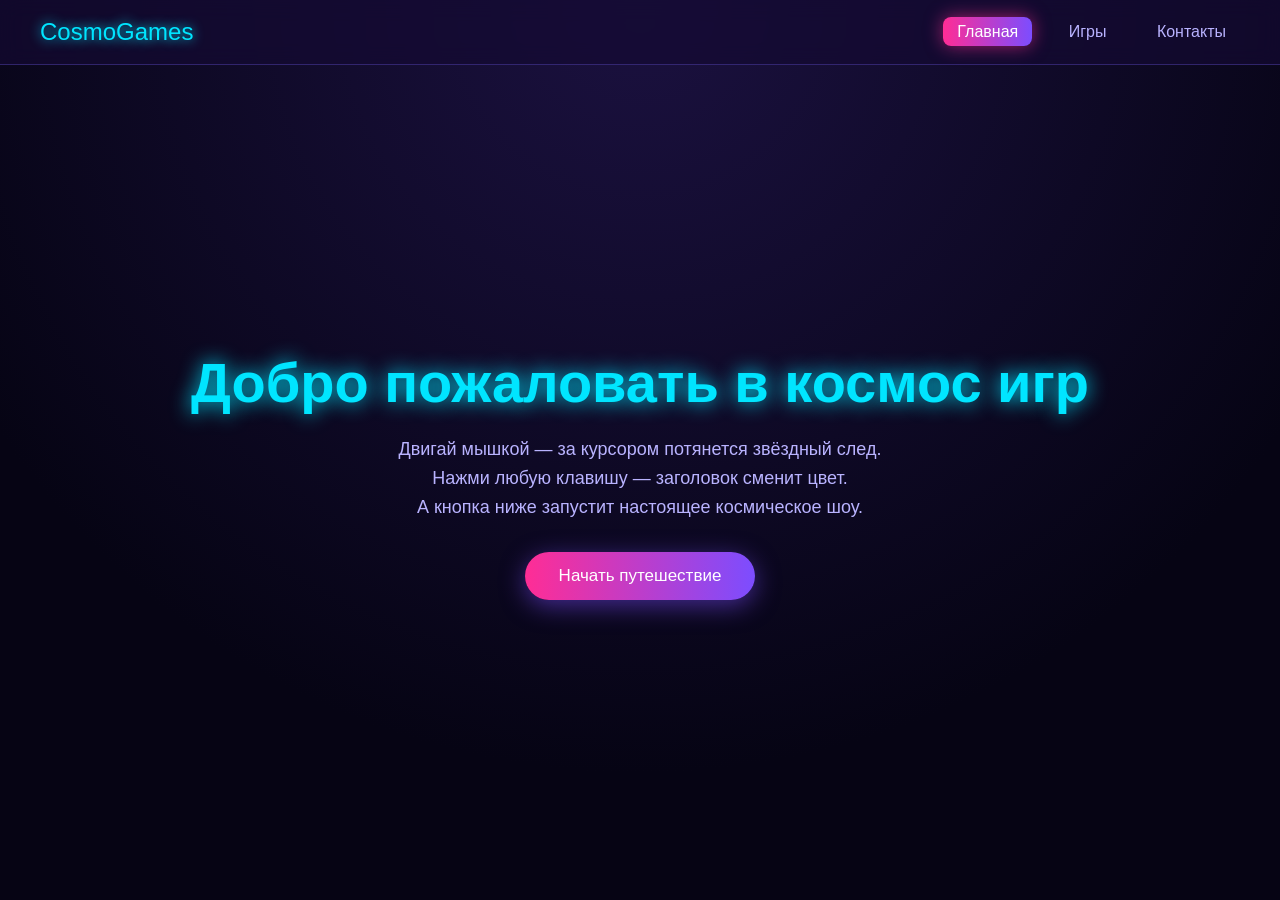
<file: index.html>
<!DOCTYPE html>
<html lang="ru">
<head>
<meta charset="UTF-8">
<meta name="viewport" content="width=device-width, initial-scale=1.0">
<title>CosmoGames — Главная</title>
<link rel="stylesheet" href="style.css">
</head>
<body data-page="home">
<header>
    <div class="logo">CosmoGames</div>
    <nav>
        <a href="index.html" class="active">Главная</a>
        <a href="games.html">Игры</a>
        <a href="contact.html">Контакты</a>
    </nav>
</header>
<main>
    <section class="hero">
        <h1 id="hero-title">Добро пожаловать в космос игр</h1>
        <p>
            Двигай мышкой — за курсором потянется звёздный след.<br>
            Нажми любую клавишу — заголовок сменит цвет.<br>
            А кнопка ниже запустит настоящее космическое шоу.
        </p>
        <button id="startBtn">Начать путешествие</button>
    </section>
</main>
<script src="script.js"></script>
</body>
</html>
</file>
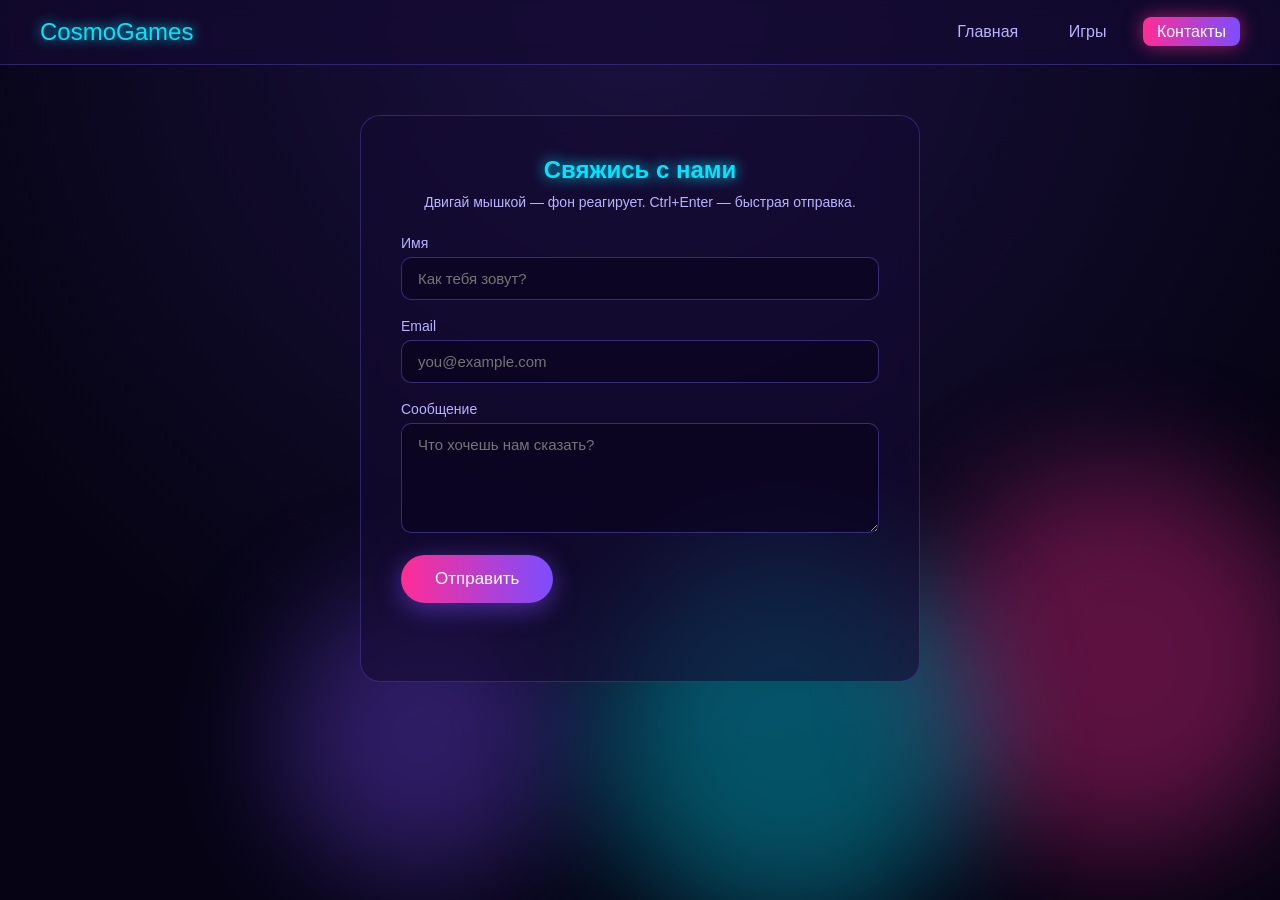
<file: contact.html>
<!DOCTYPE html>
<html lang="ru">
<head>
<meta charset="UTF-8">
<meta name="viewport" content="width=device-width, initial-scale=1.0">
<title>CosmoGames — Контакты</title>
<link rel="stylesheet" href="style.css">
</head>
<body data-page="contact">
<header>
    <div class="logo">CosmoGames</div>
    <nav>
        <a href="index.html">Главная</a>
        <a href="games.html">Игры</a>
        <a href="contact.html" class="active">Контакты</a>
    </nav>
</header>
<main>
    <div class="contact-wrap">
        <h2>Свяжись с нами</h2>
        <p class="subtitle">Двигай мышкой — фон реагирует. Ctrl+Enter — быстрая отправка.</p>

        <form id="contactForm" novalidate>
            <div class="field">
                <label for="name">Имя</label>
                <input type="text" id="name" placeholder="Как тебя зовут?">
            </div>
            <div class="field">
                <label for="email">Email</label>
                <input type="email" id="email" placeholder="you@example.com">
            </div>
            <div class="field">
                <label for="message">Сообщение</label>
                <textarea id="message" placeholder="Что хочешь нам сказать?"></textarea>
            </div>
            <button type="submit">Отправить</button>
            <div id="formMsg" class="form-msg"></div>
        </form>
    </div>
</main>
<script src="script.js"></script>
</body>
</html>
</file>
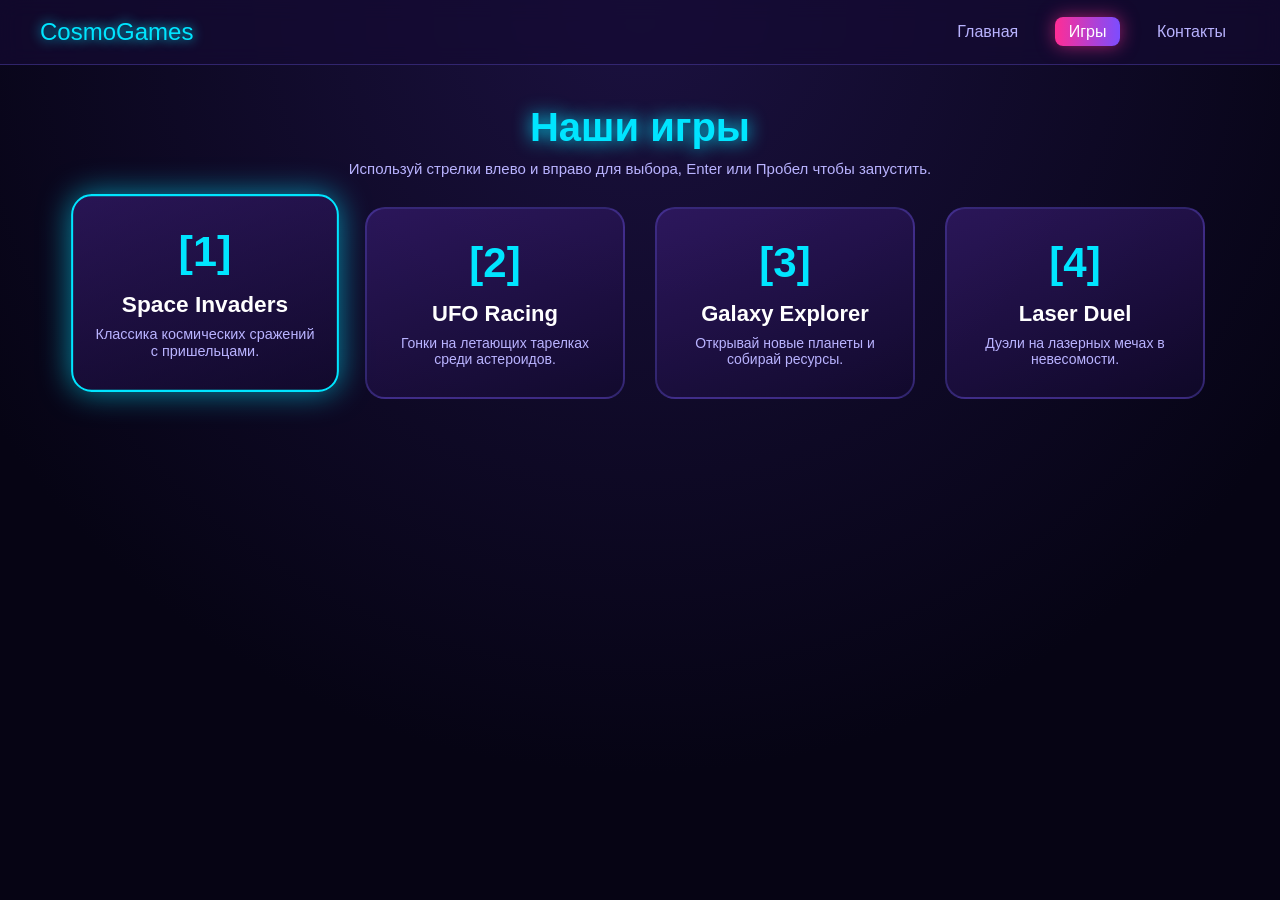
<file: games.html>
<!DOCTYPE html>
<html lang="ru">
<head>
<meta charset="UTF-8">
<meta name="viewport" content="width=device-width, initial-scale=1.0">
<title>CosmoGames — Игры</title>
<link rel="stylesheet" href="style.css">
</head>
<body data-page="games">
<header>
    <div class="logo">CosmoGames</div>
    <nav>
        <a href="index.html">Главная</a>
        <a href="games.html" class="active">Игры</a>
        <a href="contact.html">Контакты</a>
    </nav>
</header>
<main>
    <h2 class="games-title">Наши игры</h2>
    <p class="hint">Используй стрелки влево и вправо для выбора, Enter или Пробел чтобы запустить.</p>
    <div class="games-list">
        <div class="card">
            <span class="icon">[1]</span>
            <h3>Space Invaders</h3>
            <p>Классика космических сражений с пришельцами.</p>
        </div>
        <div class="card">
            <span class="icon">[2]</span>
            <h3>UFO Racing</h3>
            <p>Гонки на летающих тарелках среди астероидов.</p>
        </div>
        <div class="card">
            <span class="icon">[3]</span>
            <h3>Galaxy Explorer</h3>
            <p>Открывай новые планеты и собирай ресурсы.</p>
        </div>
        <div class="card">
            <span class="icon">[4]</span>
            <h3>Laser Duel</h3>
            <p>Дуэли на лазерных мечах в невесомости.</p>
        </div>
    </div>
</main>
<script src="script.js"></script>
</body>
</html>
</file>
<file: style.css>
* {
    margin: 0;
    padding: 0;
    box-sizing: border-box;
}
body {
    font-family: 'Segoe UI', Tahoma, sans-serif;
    background: radial-gradient(circle at 50% 0%, #1b1140 0%, #060414 70%);
    background-attachment: fixed;
    color: #e6e6ff;
    min-height: 100vh;
    overflow-x: hidden;
    opacity: 0;
    transition: opacity 0.6s;
}
body.loaded { opacity: 1; }
header {
    display: flex;
    justify-content: space-between;
    align-items: center;
    padding: 18px 40px;
    background: rgba(20, 10, 50, 0.7);
    border-bottom: 1px solid rgba(120, 100, 255, 0.3);
    position: sticky;
    top: 0;
    z-index: 10;
    backdrop-filter: blur(10px);
}
.logo {
    font-size: 24px;
    color: #00e5ff;
    text-shadow: 0 0 12px #00e5ff;
}
nav a {
    color: #b9b3ff;
    text-decoration: none;
    margin-left: 18px;
    font-size: 16px;
    padding: 6px 14px;
    border-radius: 8px;
    transition: all 0.3s;
}
nav a:hover {
    color: #fff;
    background: rgba(120, 100, 255, 0.25);
    transform: translateY(-2px);
}
nav a.active {
    color: #fff;
    background: linear-gradient(90deg, #ff2d95, #7c4dff);
    box-shadow: 0 0 18px rgba(255, 45, 149, 0.6);
}
.hero {
    min-height: calc(100vh - 80px);
    display: flex;
    flex-direction: column;
    justify-content: center;
    align-items: center;
    text-align: center;
    padding: 40px 20px;
}
#hero-title {
    font-size: 56px;
    margin-bottom: 20px;
    color: #00e5ff;
    text-shadow: 0 0 20px currentColor;
    transition: color 0.4s;
}
#hero-title.pop { animation: pop 0.5s ease-out; }
@keyframes pop {
    0%   { transform: scale(1); }
    50%  { transform: scale(1.12) rotate(-2deg); }
    100% { transform: scale(1); }
}
.hero p {
    font-size: 18px;
    color: #b9b3ff;
    margin-bottom: 30px;
    max-width: 620px;
    line-height: 1.6;
}
button {
    padding: 14px 34px;
    font-size: 17px;
    border: none;
    border-radius: 30px;
    cursor: pointer;
    color: #fff;
    background: linear-gradient(90deg, #ff2d95, #7c4dff);
    box-shadow: 0 6px 24px rgba(124, 77, 255, 0.5);
    transition: transform 0.2s, box-shadow 0.2s;
}
button:hover {
    transform: translateY(-3px) scale(1.05);
    box-shadow: 0 10px 30px rgba(255, 45, 149, 0.6);
}
button:active { transform: scale(0.97); }
.particle-box {
    position: fixed;
    top: 0; left: 0; right: 0; bottom: 0;
    pointer-events: none;
    z-index: 5;
}
.particle {
    position: absolute;
    width: 8px;
    height: 8px;
    border-radius: 50%;
    animation: particleFade 1s ease-out forwards;
}
@keyframes particleFade {
    from {
        opacity: 1;
        transform: translate(-50%, -50%) scale(1);
    }
    to {
        opacity: 0;
        transform: translate(calc(-50% + var(--dx, 0px)),
                           calc(-50% + var(--dy, 0px))) scale(0.2);
    }
}
.games-title {
    text-align: center;
    font-size: 40px;
    margin: 40px 0 10px;
    color: #00e5ff;
    text-shadow: 0 0 18px #00e5ff;
}
.hint {
    text-align: center;
    color: #b9b3ff;
    margin-bottom: 30px;
    font-size: 15px;
}
.games-list {
    display: flex;
    justify-content: center;
    gap: 30px;
    flex-wrap: wrap;
    padding: 0 40px 60px;
}
.card {
    width: 260px;
    padding: 30px 20px;
    border-radius: 20px;
    background: linear-gradient(160deg, rgba(60, 30, 120, 0.6), rgba(20, 10, 50, 0.6));
    border: 2px solid rgba(120, 100, 255, 0.3);
    text-align: center;
    cursor: pointer;
    transition: all 0.35s ease;
    position: relative;
    overflow: hidden;
}
.card .icon {
    font-size: 42px;
    font-weight: bold;
    color: #00e5ff;
    display: block;
    margin-bottom: 14px;
    transition: transform 0.35s, color 0.35s;
}
.card h3 {
    font-size: 22px;
    margin-bottom: 8px;
    color: #fff;
}
.card p {
    font-size: 14px;
    color: #b9b3ff;
}

.card:hover {
    transform: translateY(-10px) rotate(-1deg);
    border-color: #ff2d95;
    box-shadow: 0 20px 40px rgba(255, 45, 149, 0.35);
}
.card:hover .icon {
    transform: scale(1.2) rotate(10deg);
    color: #ff2d95;
}

.card.active {
    border-color: #00e5ff;
    box-shadow: 0 0 30px rgba(0, 229, 255, 0.6);
    transform: translateY(-10px) scale(1.03);
}
.card.launch .icon {
    animation: launch 0.8s ease-in-out;
}
@keyframes launch {
    0%   { transform: translateY(0) scale(1); }
    40%  { transform: translateY(-30px) scale(1.3); }
    100% { transform: translateY(0) scale(1); }
}
.contact-wrap {
    max-width: 560px;
    margin: 50px auto;
    padding: 40px;
    background: rgba(20, 10, 50, 0.6);
    border: 1px solid rgba(120, 100, 255, 0.3);
    border-radius: 20px;
    backdrop-filter: blur(10px);
    position: relative;
    z-index: 2;
}
.contact-wrap h2 {
    text-align: center;
    margin-bottom: 10px;
    color: #00e5ff;
    text-shadow: 0 0 14px #00e5ff;
}
.contact-wrap .subtitle {
    text-align: center;
    color: #b9b3ff;
    font-size: 14px;
    margin-bottom: 25px;
}
.field { margin-bottom: 18px; }
.field label {
    display: block;
    margin-bottom: 6px;
    color: #b9b3ff;
    font-size: 14px;
}
.field input,
.field textarea {
    width: 100%;
    padding: 12px 16px;
    border-radius: 10px;
    border: 1px solid rgba(120, 100, 255, 0.4);
    background: rgba(10, 5, 30, 0.7);
    color: #fff;
    font-size: 15px;
    font-family: inherit;
    outline: none;
    transition: border-color 0.3s, box-shadow 0.3s;
}
.field input:focus,
.field textarea:focus {
    border-color: #00e5ff;
    box-shadow: 0 0 14px rgba(0, 229, 255, 0.5);
}
.field textarea {
    min-height: 110px;
    resize: vertical;
}
.field.error input,
.field.error textarea {
    border-color: #ff2d95;
    box-shadow: 0 0 14px rgba(255, 45, 149, 0.5);
    animation: shake 0.4s;
}
@keyframes shake {
    0%, 100% { transform: translateX(0); }
    25%      { transform: translateX(-6px); }
    75%      { transform: translateX(6px); }
}

.form-msg {
    margin-top: 16px;
    text-align: center;
    font-size: 15px;
    min-height: 22px;
}
.form-msg.ok  { color: #7cff4f; }
.form-msg.bad { color: #ff2d95; }
.bg-circle {
    position: fixed;
    border-radius: 50%;
    pointer-events: none;
    filter: blur(60px);
    opacity: 0.35;
    z-index: 0;
    transition: transform 0.3s ease-out;
}
</file>
